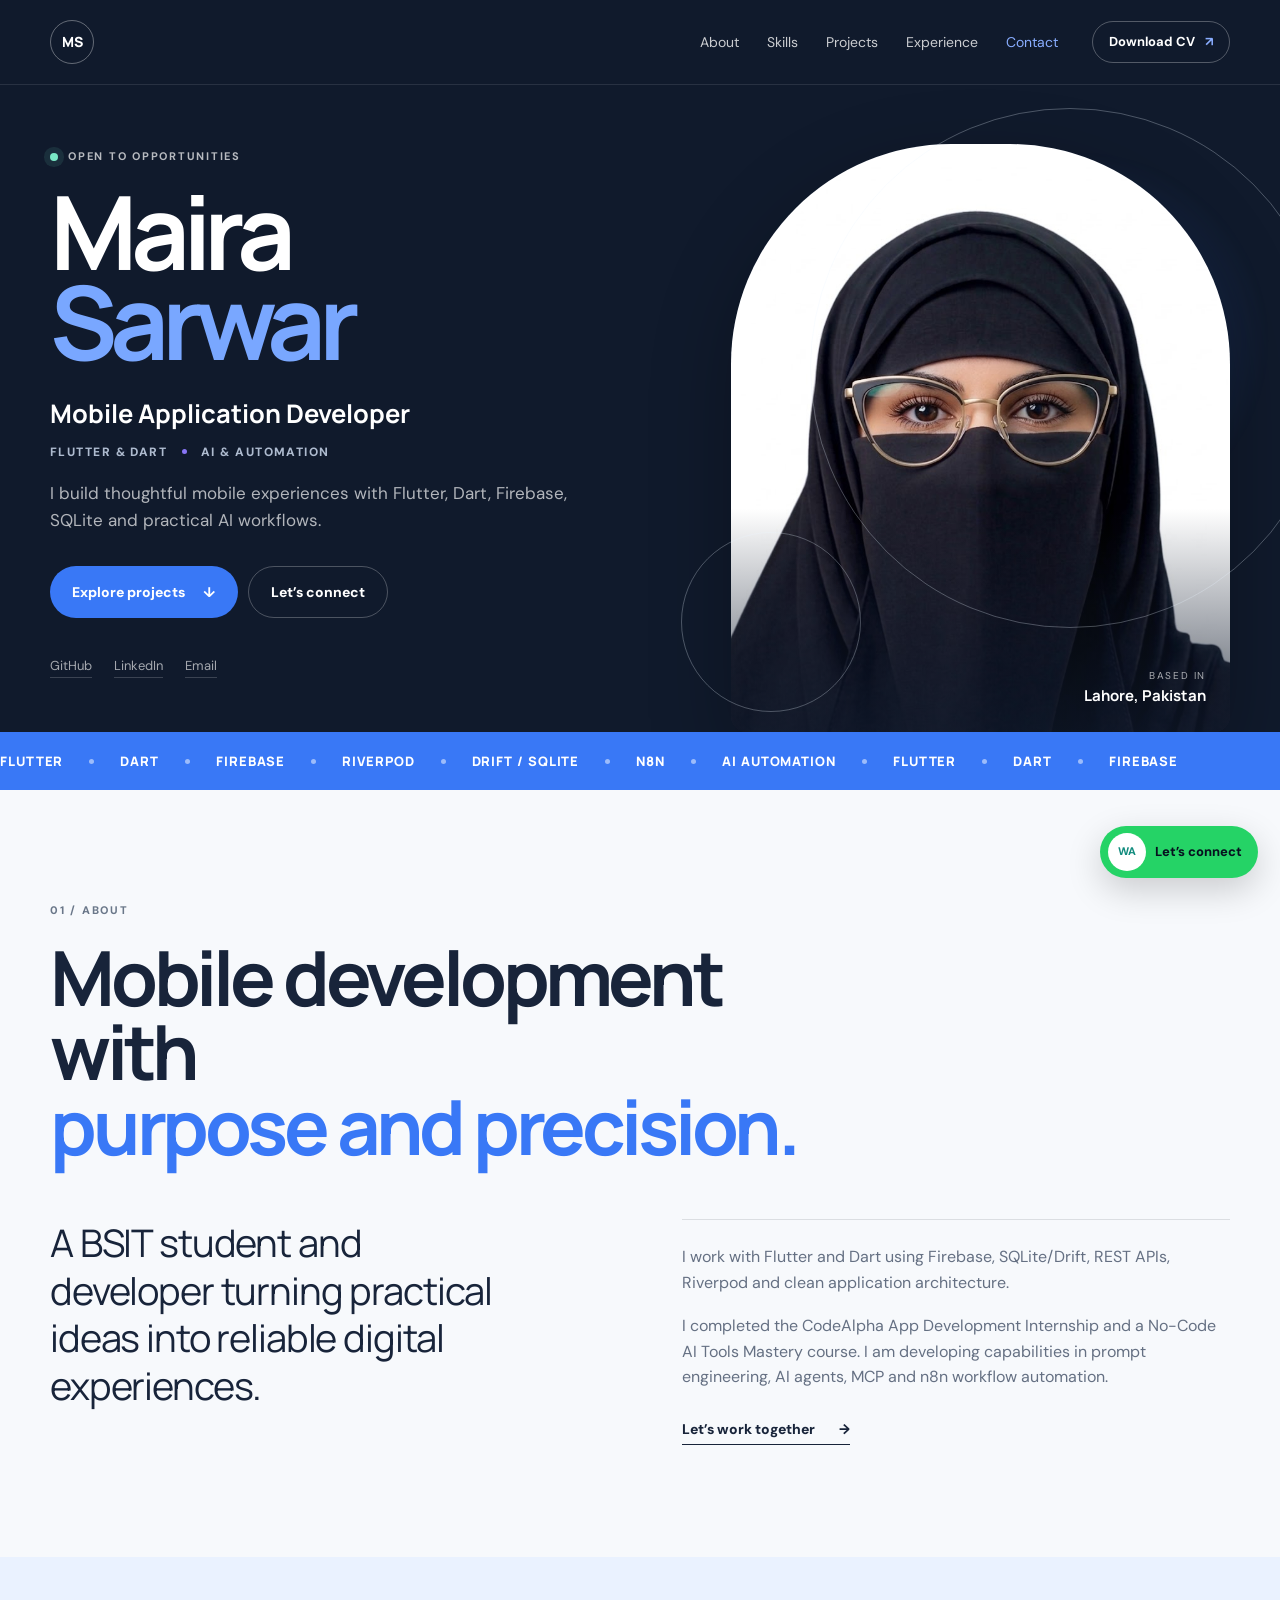
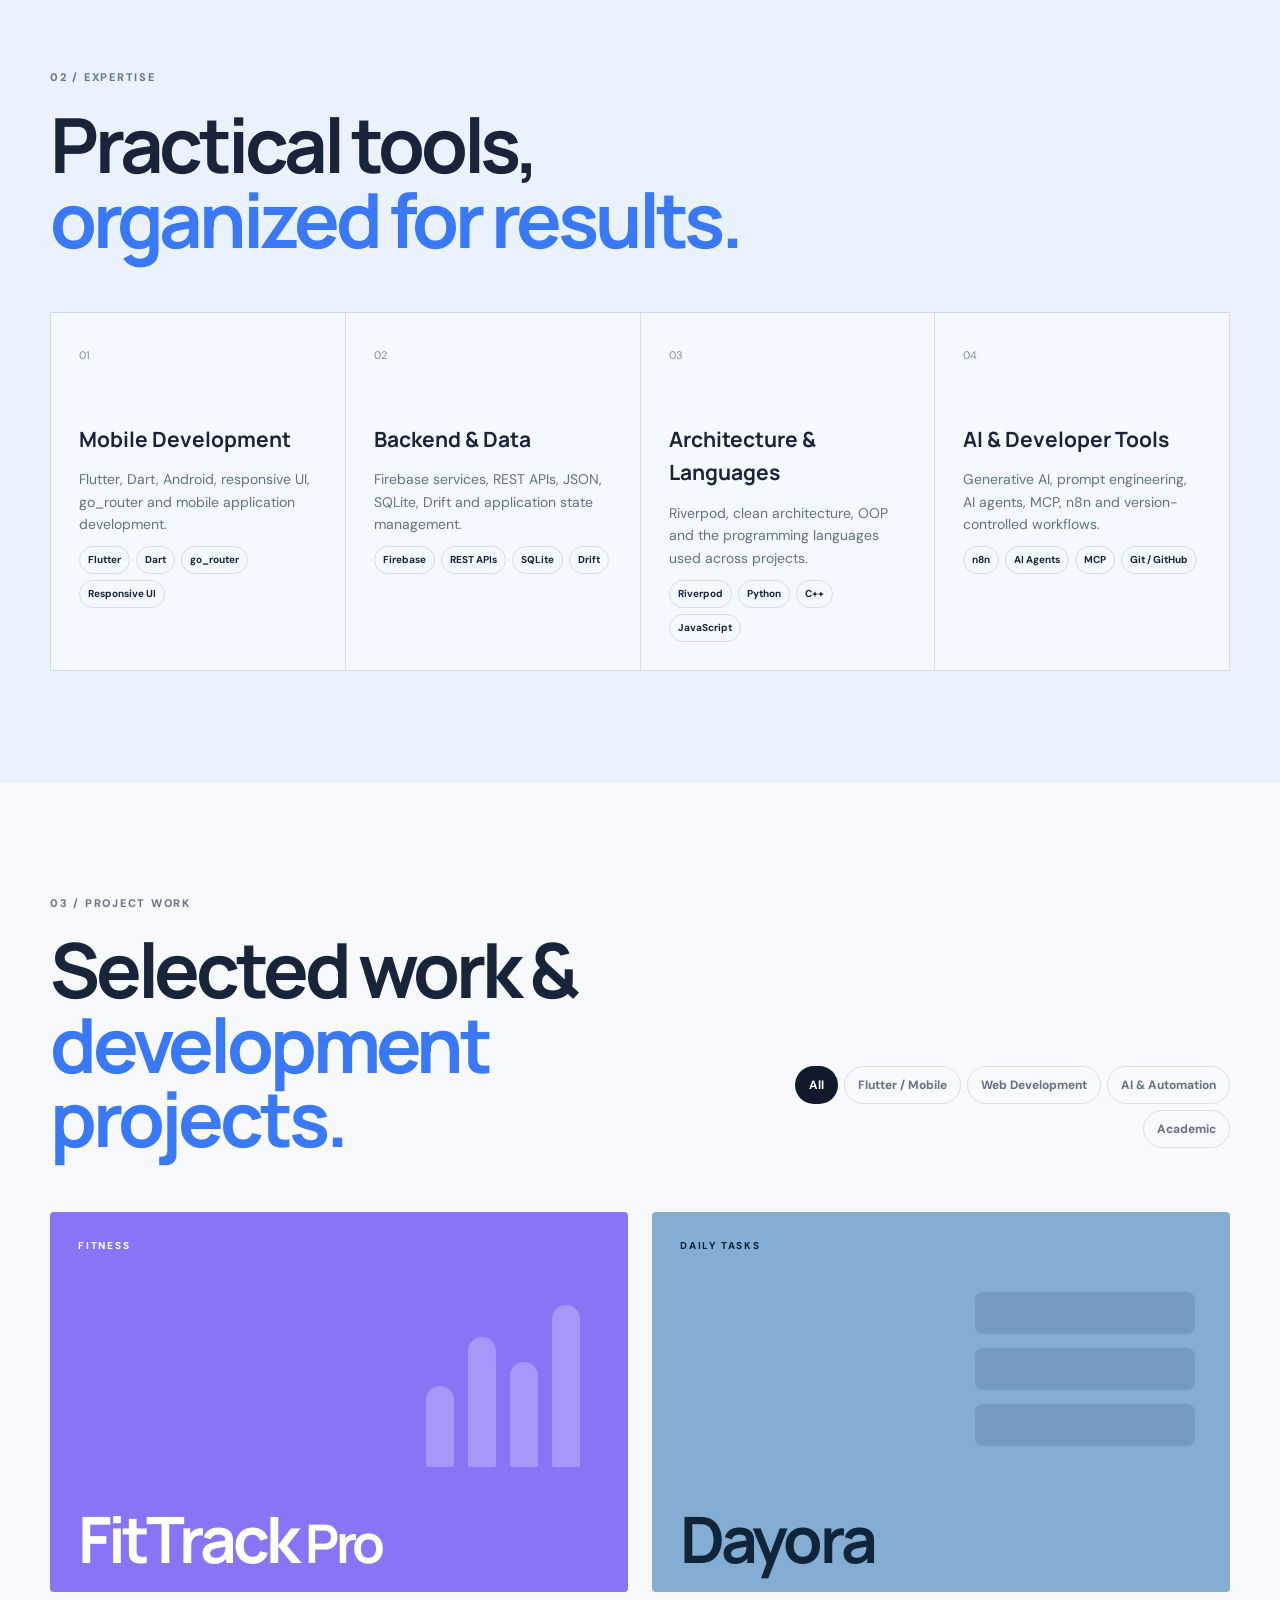
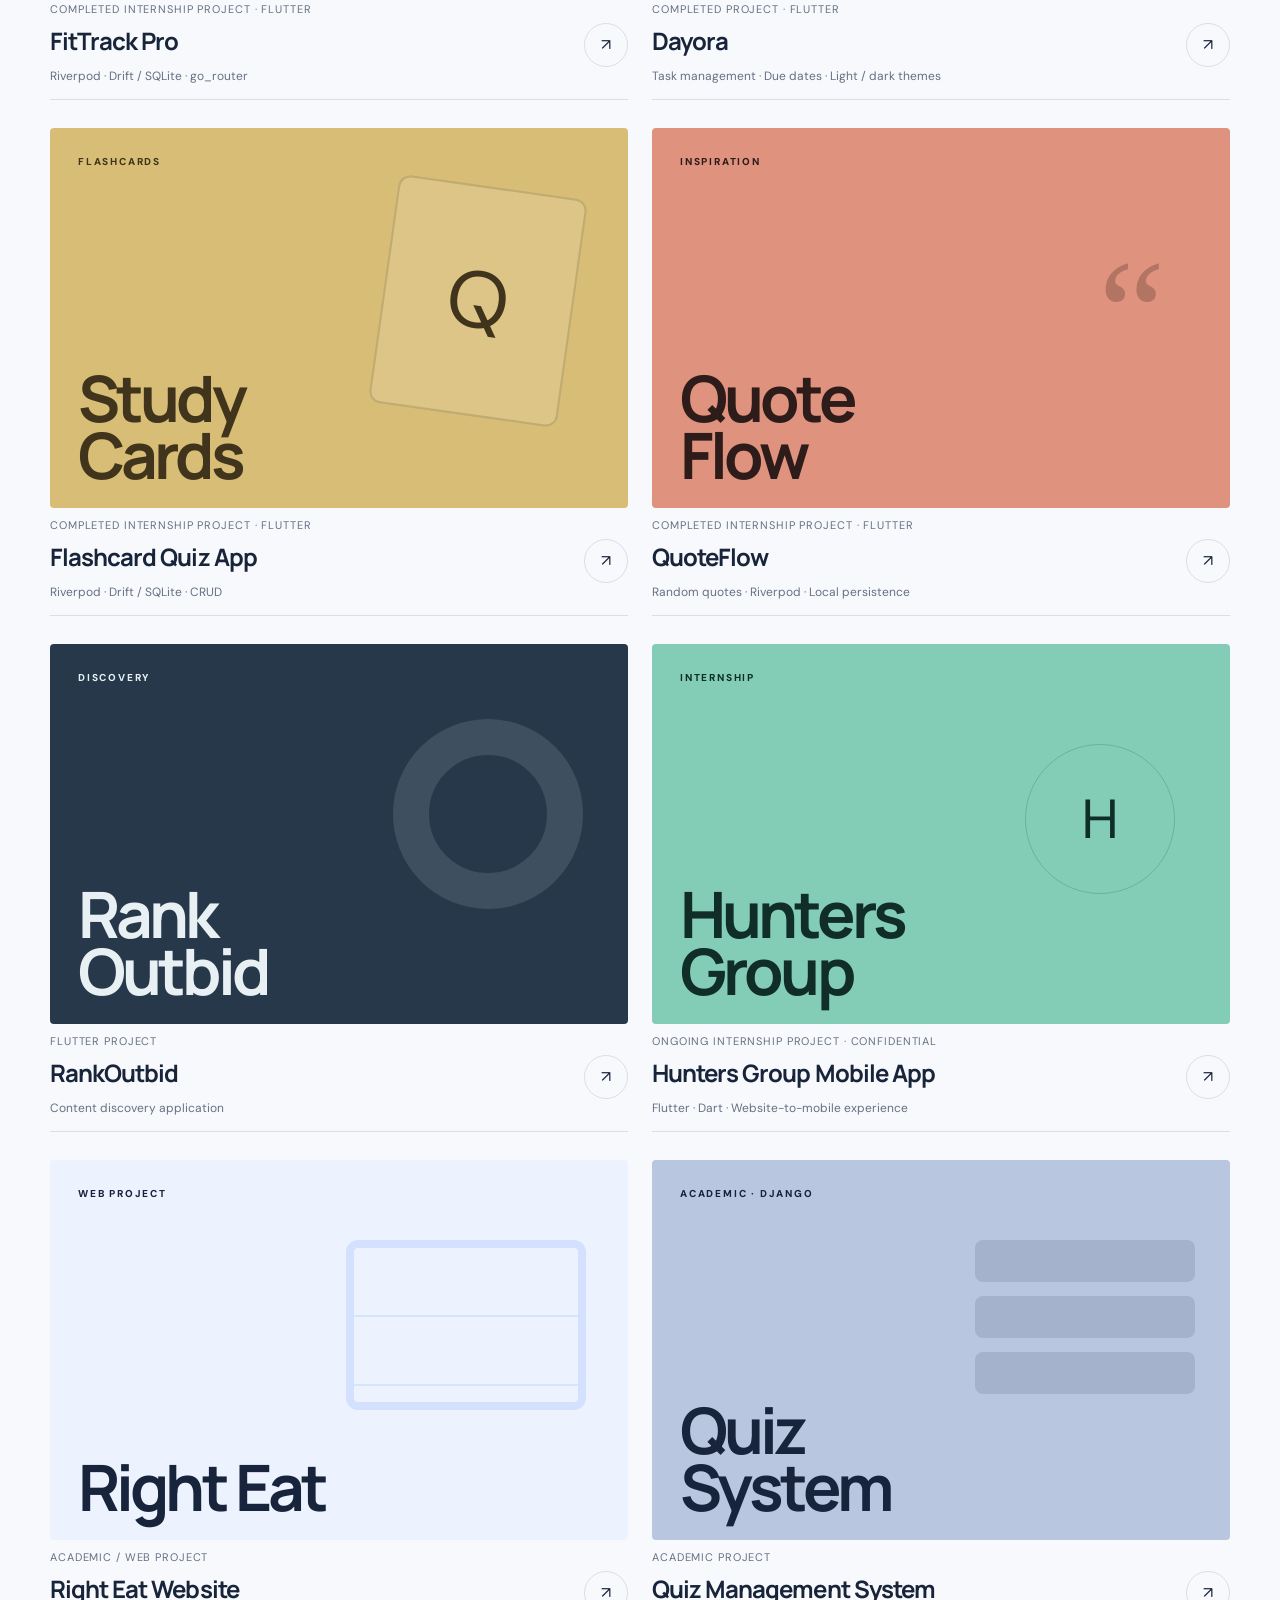
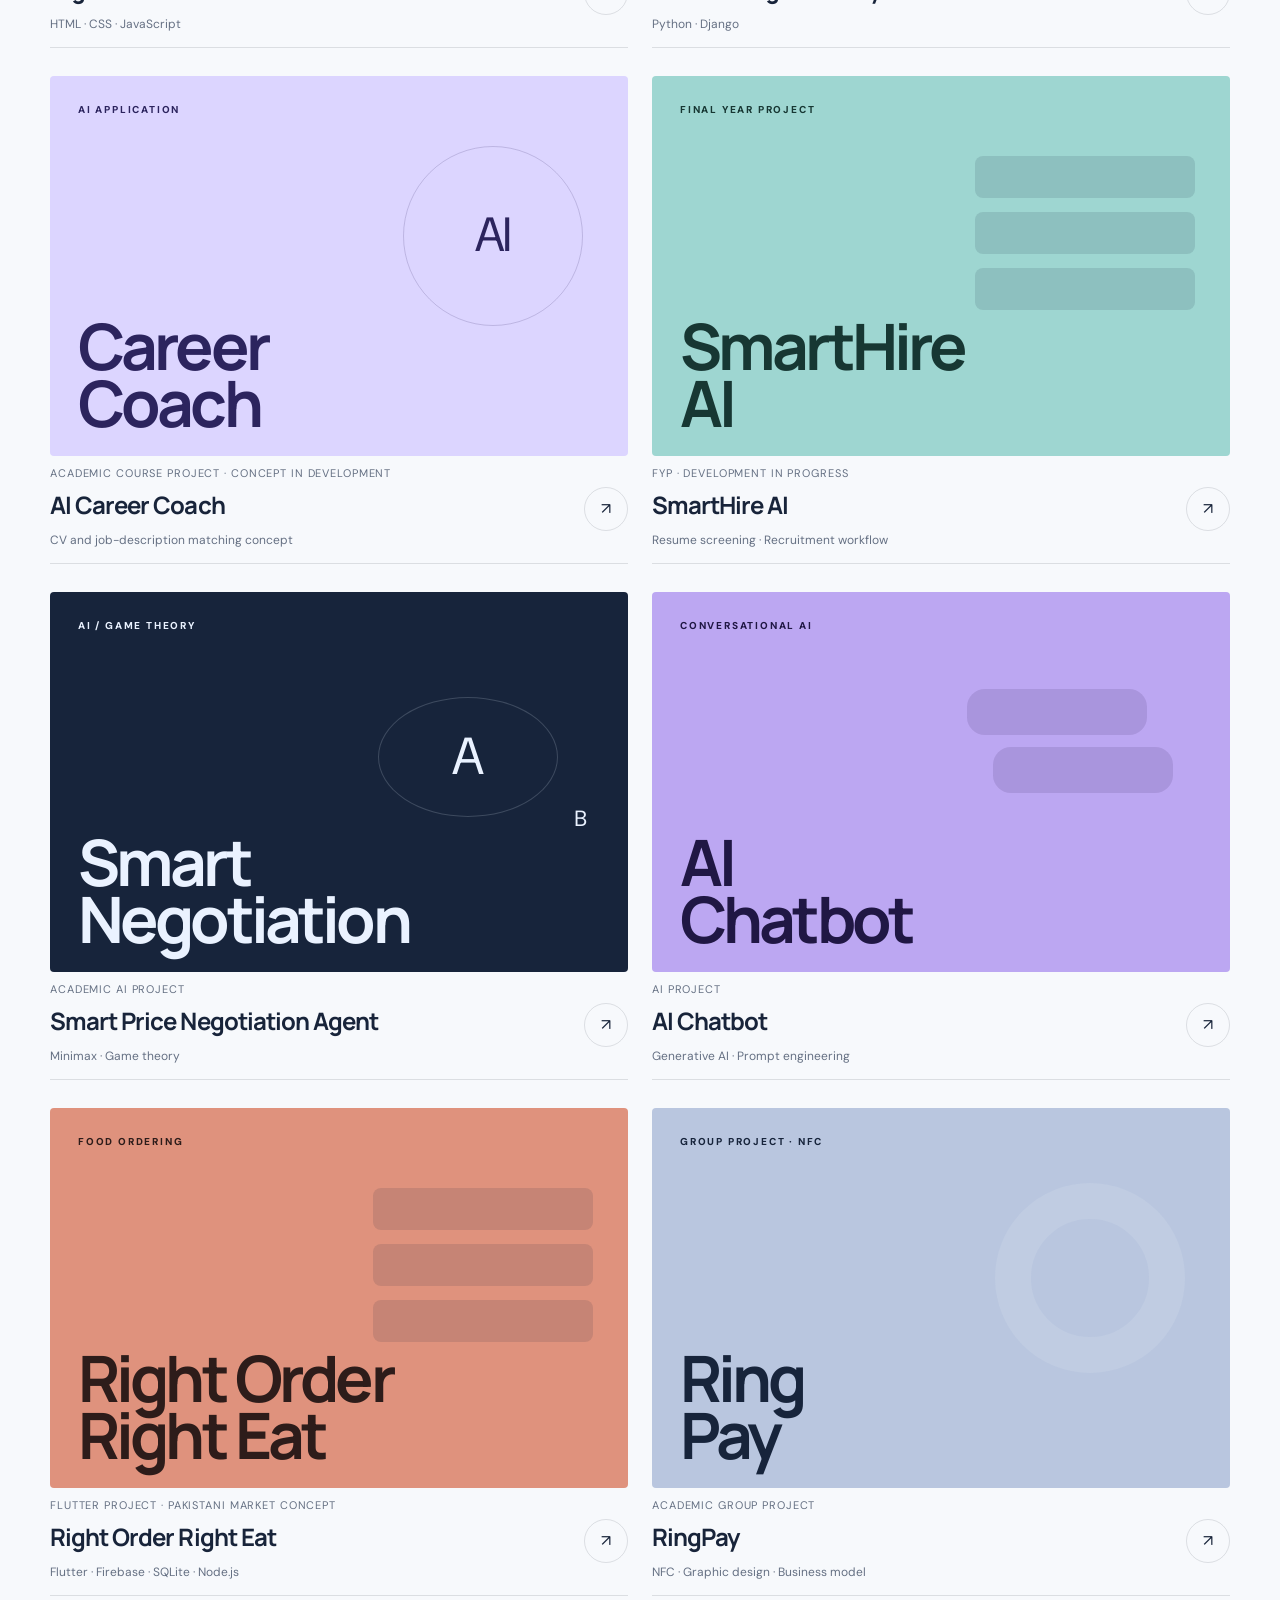
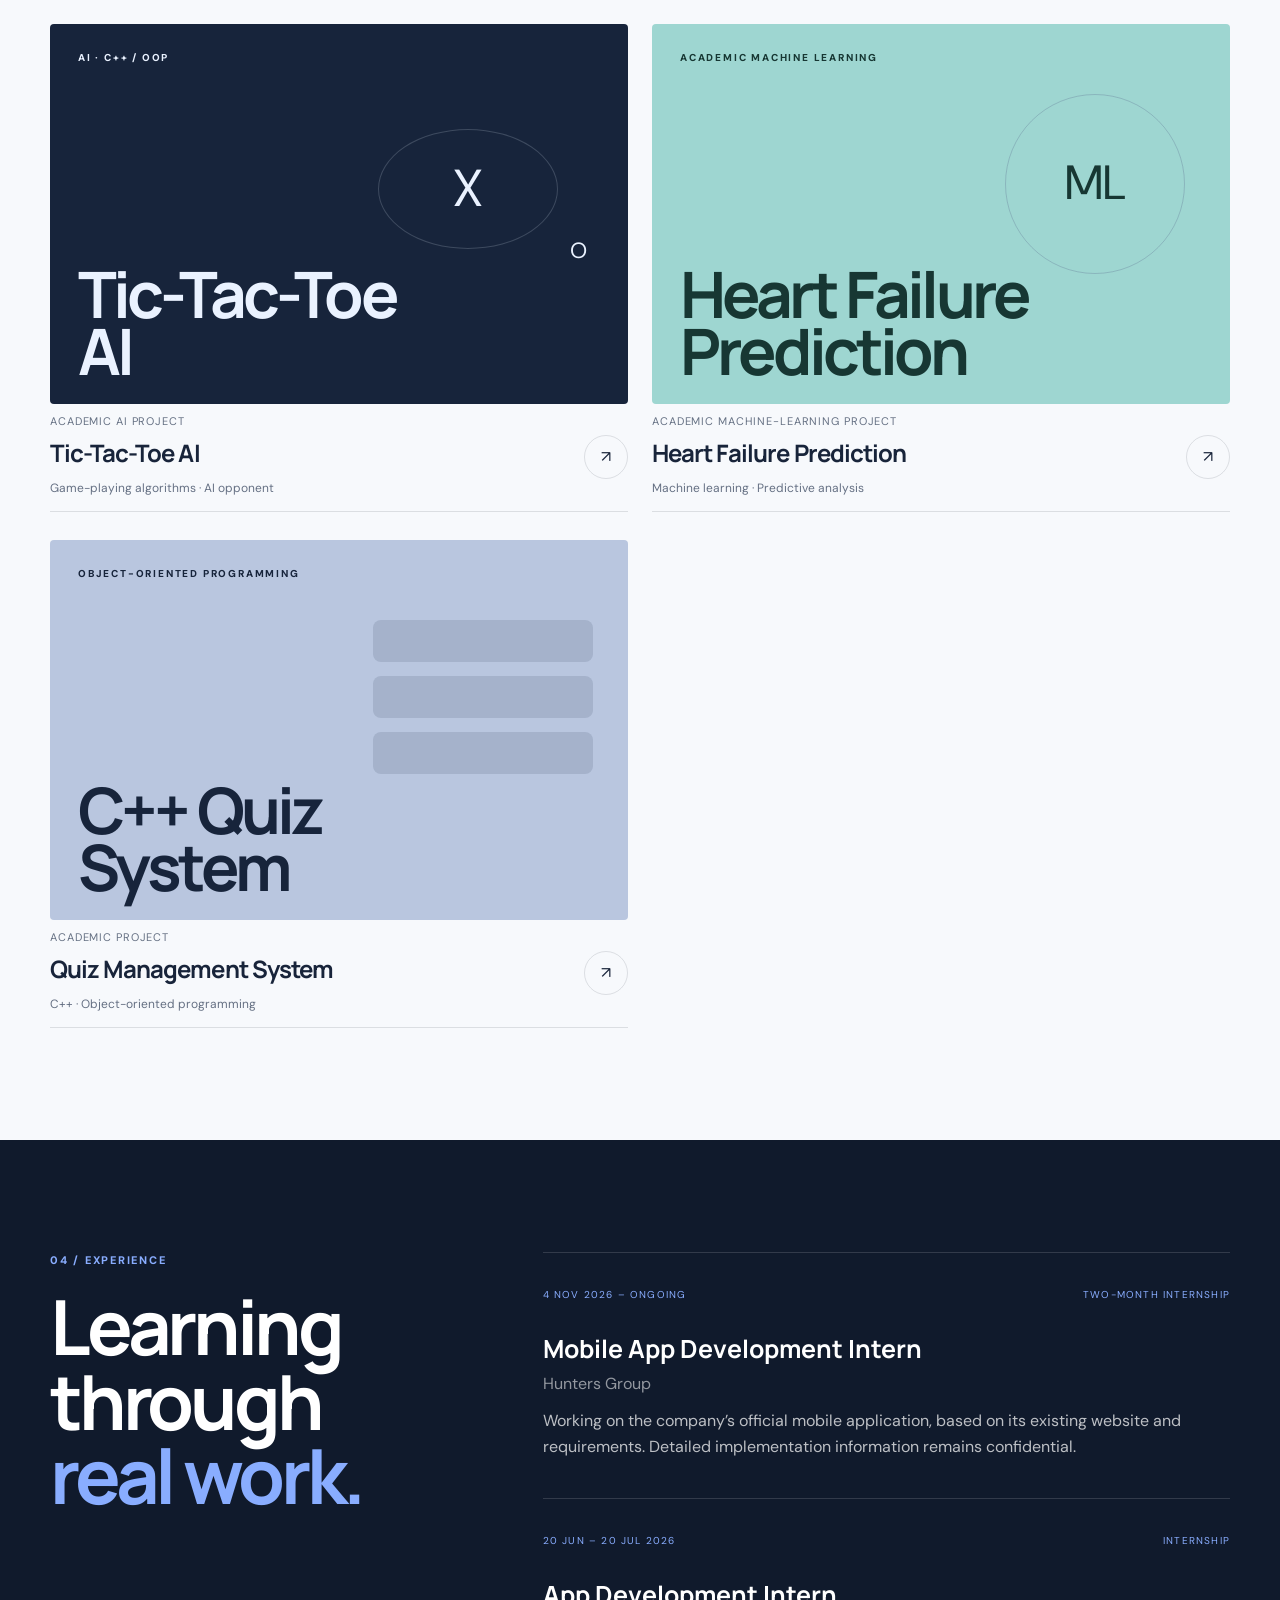
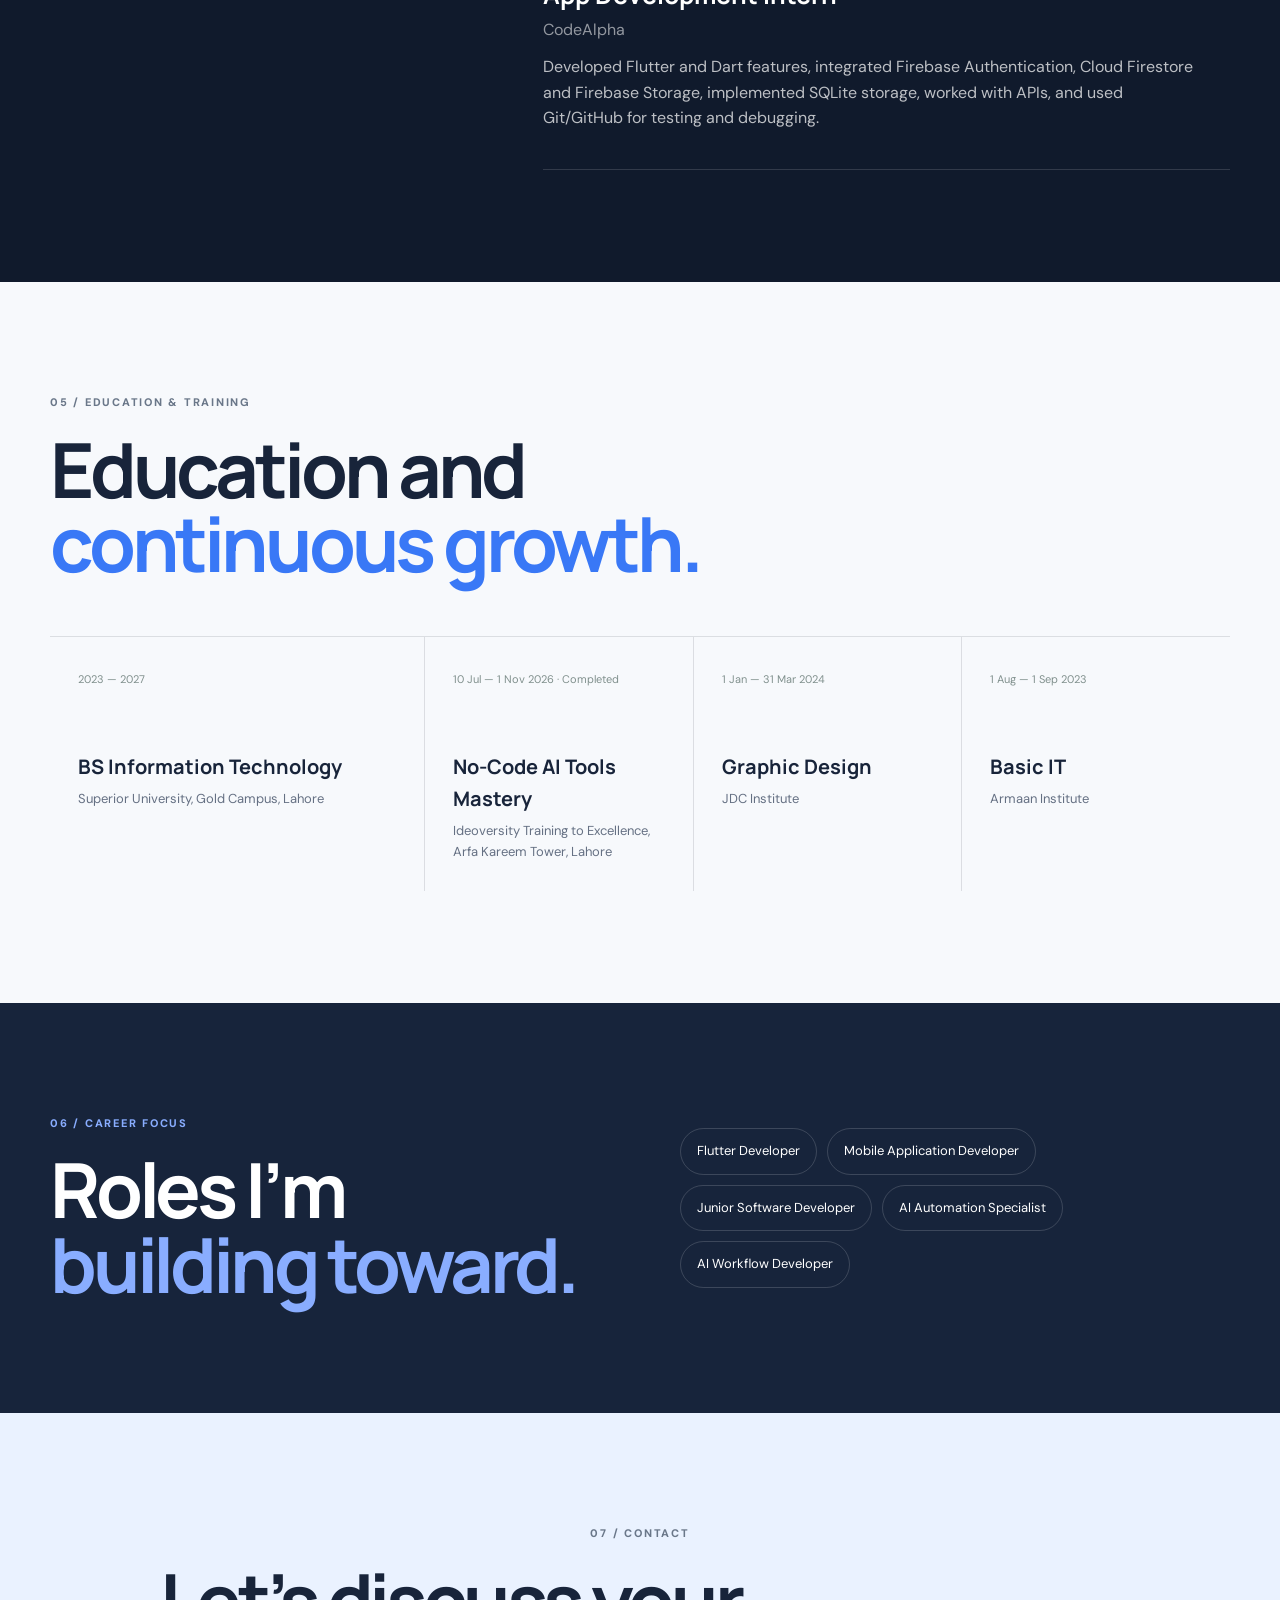
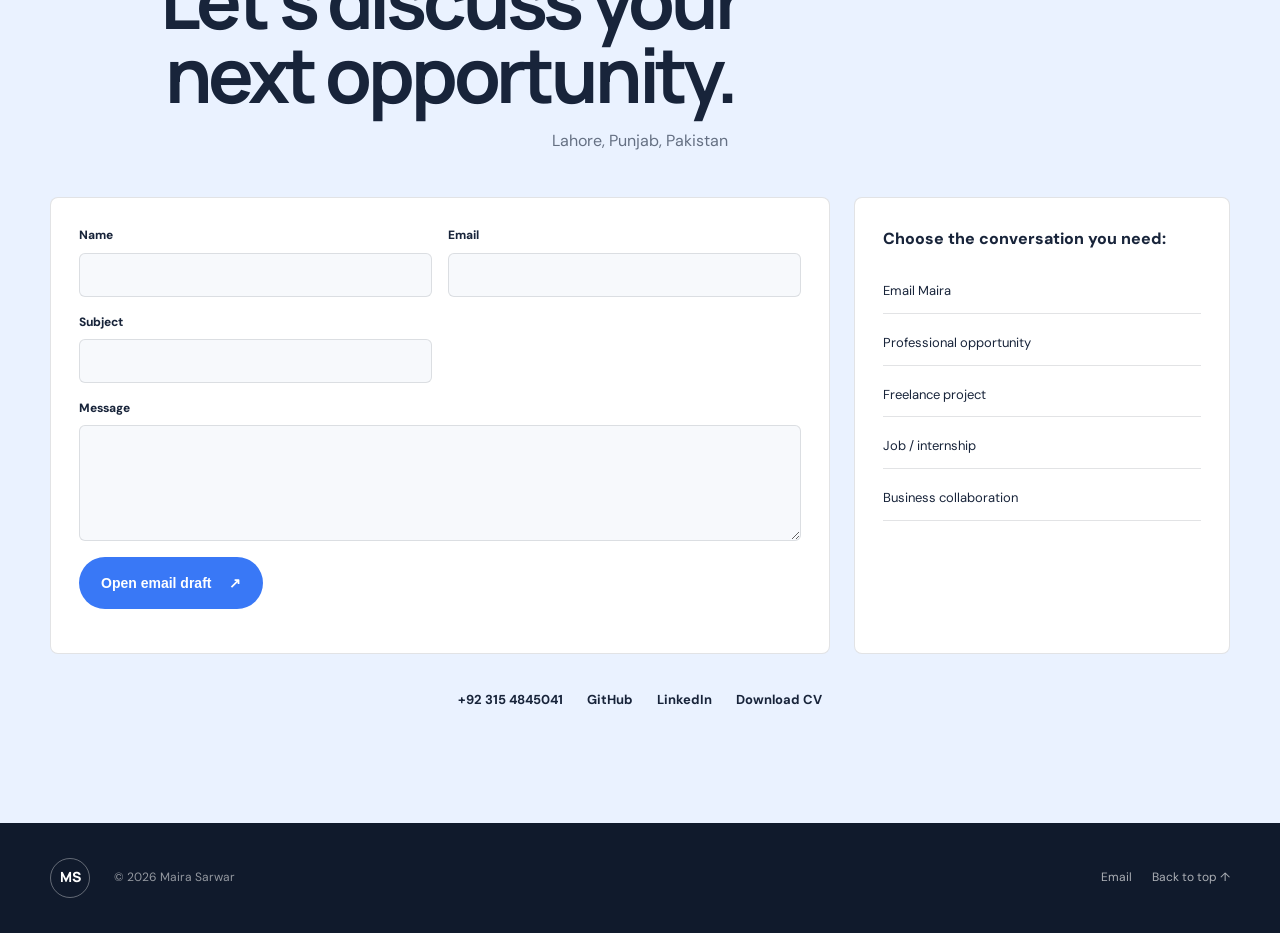
<file: index.html>
<!doctype html>
<html lang="en">
<head>
  <meta charset="utf-8">
  <meta name="viewport" content="width=device-width, initial-scale=1">
  <title>Maira Sarwar | Flutter Developer & AI Automation</title>
  <meta name="description" content="Maira Sarwar is a Mobile Application Developer specializing in Flutter, Dart, Firebase, SQLite, AI, and workflow automation.">
  <meta name="theme-color" content="#101A2C">
  <meta name="robots" content="index, follow">
  <link rel="canonical" href="https://mairasarwar132.github.io/">
  <meta property="og:title" content="Maira Sarwar | Flutter Developer & AI Automation">
  <meta property="og:description" content="Flutter and mobile applications, practical AI solutions, and professional software work.">
  <meta property="og:type" content="website">
  <meta property="og:url" content="https://mairasarwar132.github.io/">
  <meta property="og:image" content="https://mairasarwar132.github.io/maira-sarwar.jpg">
  <meta name="twitter:card" content="summary_large_image">
  <script type="application/ld+json">
  {"@context":"https://schema.org","@type":"Person","name":"Maira Sarwar","jobTitle":"Mobile Application Developer","url":"https://mairasarwar132.github.io/","image":"https://mairasarwar132.github.io/maira-sarwar.jpg","address":{"@type":"PostalAddress","addressLocality":"Lahore","addressRegion":"Punjab","addressCountry":"PK"},"email":"mailto:mairasarwar132@gmail.com","sameAs":["https://github.com/mairasarwar132","https://linkedin.com/in/maira-sarwar-771231416"]}
  </script>
  <link rel="icon" href="data:image/svg+xml,%3Csvg xmlns='http://www.w3.org/2000/svg' viewBox='0 0 64 64'%3E%3Crect width='64' height='64' rx='16' fill='%23101A2C'/%3E%3Ctext x='32' y='43' text-anchor='middle' font-family='Arial' font-size='30' font-weight='700' fill='%233978F6'%3EMS%3C/text%3E%3C/svg%3E">
  <link rel="preconnect" href="https://fonts.googleapis.com">
  <link rel="preconnect" href="https://fonts.gstatic.com" crossorigin>
  <link href="https://fonts.googleapis.com/css2?family=DM+Sans:wght@400;500;600;700&family=Manrope:wght@600;700;800&display=swap" rel="stylesheet">
  <link rel="stylesheet" href="style.css">
</head>
<body>
  <a class="skip-link" href="#main">Skip to main content</a>
  <header class="site-header" id="top">
    <nav class="nav container" aria-label="Primary navigation">
      <a class="brand" href="#home" aria-label="Maira Sarwar, home"><span>MS</span></a>
      <button class="nav-toggle" type="button" aria-expanded="false" aria-controls="nav-menu" aria-label="Open menu"><span></span><span></span></button>
      <div class="nav-menu" id="nav-menu">
        <a href="#about">About</a><a href="#skills">Skills</a><a href="#projects">Projects</a><a href="#experience">Experience</a><a href="#contact">Contact</a>
      </div>
      <a class="nav-resume" href="Maira-Sarwar-Resume.pdf" download="Maira-Sarwar-Resume.pdf">Download CV <span aria-hidden="true">↗</span></a>
    </nav>
  </header>

  <main id="main">
    <section class="hero" id="home">
      <div class="hero-grid container">
        <div class="hero-copy reveal">
          <p class="eyebrow"><span class="status-dot"></span> Open to opportunities</p>
          <h1>Maira <em>Sarwar</em></h1>
          <p class="hero-role">Mobile Application Developer</p>
          <p class="hero-subrole">FLUTTER &amp; DART <span></span> AI &amp; AUTOMATION</p>
          <p class="hero-intro">I build thoughtful mobile experiences with Flutter, Dart, Firebase, SQLite and practical AI workflows.</p>
          <div class="hero-actions">
            <a class="button button-primary" href="#projects">Explore projects <span aria-hidden="true">↓</span></a>
            <a class="button button-whatsapp" href="https://wa.me/923154845041?text=Hello%20Maira%2C%20I%20visited%20your%20portfolio%20and%20would%20like%20to%20discuss%20a%20professional%20opportunity.%20Could%20we%20connect%3F" target="_blank" rel="noopener noreferrer">Let’s connect</a>
          </div>
          <div class="hero-social" aria-label="Professional profiles">
            <a href="https://github.com/mairasarwar132" target="_blank" rel="noopener noreferrer">GitHub</a>
            <a href="https://linkedin.com/in/maira-sarwar-771231416" target="_blank" rel="noopener noreferrer">LinkedIn</a>
            <a href="mailto:mairasarwar132@gmail.com">Email</a>
          </div>
        </div>
        <div class="hero-portrait reveal" aria-label="Professional portrait of Maira Sarwar">
          <div class="portrait-halo"></div>
          <div class="portrait-orbit orbit-a"></div><div class="portrait-orbit orbit-b"></div>
          <div class="portrait-frame"><img src="maira-sarwar.jpg" alt="Maira Sarwar" width="640" height="800"></div>
          <div class="portrait-label"><span>Based in</span><strong>Lahore, Pakistan</strong></div>
        </div>
      </div>
    </section>

    <div class="ticker" aria-label="Core skills">
      <div class="ticker-track"><span>Flutter</span><i></i><span>Dart</span><i></i><span>Firebase</span><i></i><span>Riverpod</span><i></i><span>Drift / SQLite</span><i></i><span>n8n</span><i></i><span>AI Automation</span><i></i><span aria-hidden="true">Flutter</span><i aria-hidden="true"></i><span aria-hidden="true">Dart</span><i aria-hidden="true"></i><span aria-hidden="true">Firebase</span></div>
    </div>

    <section class="section" id="about">
      <div class="container">
        <div class="section-heading reveal"><p class="section-label">01 / About</p><h2>Mobile development with<br><em>purpose and precision.</em></h2></div>
        <div class="about-grid">
          <p class="about-lead reveal">A BSIT student and developer turning practical ideas into reliable digital experiences.</p>
          <div class="about-copy reveal">
            <p>I work with Flutter and Dart using Firebase, SQLite/Drift, REST APIs, Riverpod and clean application architecture.</p>
            <p>I completed the CodeAlpha App Development Internship and a No-Code AI Tools Mastery course. I am developing capabilities in prompt engineering, AI agents, MCP and n8n workflow automation.</p>
            <a class="text-link" href="https://wa.me/923154845041?text=Hello%20Maira%2C%20I%20would%20like%20to%20discuss%20a%20professional%20opportunity." target="_blank" rel="noopener noreferrer">Let’s work together <span>→</span></a>
          </div>
        </div>
      </div>
    </section>

    <section class="section section-tint" id="skills">
      <div class="container">
        <div class="section-heading reveal"><p class="section-label">02 / Expertise</p><h2>Practical tools,<br><em>organized for results.</em></h2></div>
        <div class="skills-grid">
          <article class="skill-card reveal"><span>01</span><h3>Mobile Development</h3><p>Flutter, Dart, Android, responsive UI, go_router and mobile application development.</p><div class="skill-tags"><b>Flutter</b><b>Dart</b><b>go_router</b><b>Responsive UI</b></div></article>
          <article class="skill-card reveal"><span>02</span><h3>Backend &amp; Data</h3><p>Firebase services, REST APIs, JSON, SQLite, Drift and application state management.</p><div class="skill-tags"><b>Firebase</b><b>REST APIs</b><b>SQLite</b><b>Drift</b></div></article>
          <article class="skill-card reveal"><span>03</span><h3>Architecture &amp; Languages</h3><p>Riverpod, clean architecture, OOP and the programming languages used across projects.</p><div class="skill-tags"><b>Riverpod</b><b>Python</b><b>C++</b><b>JavaScript</b></div></article>
          <article class="skill-card reveal"><span>04</span><h3>AI &amp; Developer Tools</h3><p>Generative AI, prompt engineering, AI agents, MCP, n8n and version-controlled workflows.</p><div class="skill-tags"><b>n8n</b><b>AI Agents</b><b>MCP</b><b>Git / GitHub</b></div></article>
        </div>
      </div>
    </section>

    <section class="section" id="projects">
      <div class="container">
        <div class="section-heading project-heading reveal">
          <div><p class="section-label">03 / Project work</p><h2>Selected work &amp;<br><em>development projects.</em></h2></div>
          <div class="filters" role="group" aria-label="Filter projects">
            <button class="filter-button is-active" type="button" data-filter="all" aria-pressed="true">All</button>
            <button class="filter-button" type="button" data-filter="flutter" aria-pressed="false">Flutter / Mobile</button>
            <button class="filter-button" type="button" data-filter="web" aria-pressed="false">Web Development</button>
            <button class="filter-button" type="button" data-filter="ai" aria-pressed="false">AI &amp; Automation</button>
            <button class="filter-button" type="button" data-filter="academic" aria-pressed="false">Academic</button>
          </div>
        </div>
        <p class="sr-only" id="project-filter-status" role="status" aria-live="polite"></p>
        <div class="project-grid">
          <article class="project-card reveal" data-categories="flutter"><div class="project-visual visual-violet"><span>FITNESS</span><strong>FitTrack <small>Pro</small></strong><div class="signal-bars"><i></i><i></i><i></i><i></i></div></div><div class="project-info"><div><p>Completed internship project · Flutter</p><h3>FitTrack Pro</h3><p class="project-meta">Riverpod · Drift / SQLite · go_router</p></div><a class="project-arrow" href="https://github.com/mairasarwar132/CodeAlpha_FitnessTracker" target="_blank" rel="noopener noreferrer" aria-label="Open FitTrack Pro GitHub repository">↗</a></div></article>
          <article class="project-card reveal" data-categories="flutter"><div class="project-visual visual-blue"><span>DAILY TASKS</span><strong>Dayora</strong><div class="task-preview"><i></i><i></i><i></i></div></div><div class="project-info"><div><p>Completed project · Flutter</p><h3>Dayora</h3><p class="project-meta">Task management · Due dates · Light / dark themes</p></div><a class="project-arrow" href="https://github.com/mairasarwar132/dayora" target="_blank" rel="noopener noreferrer" aria-label="Open Dayora GitHub repository">↗</a></div></article>
          <article class="project-card reveal" data-categories="flutter"><div class="project-visual visual-gold"><span>FLASHCARDS</span><strong>Study<br>Cards</strong><div class="flash-card">Q</div></div><div class="project-info"><div><p>Completed internship project · Flutter</p><h3>Flashcard Quiz App</h3><p class="project-meta">Riverpod · Drift / SQLite · CRUD</p></div><a class="project-arrow" href="https://github.com/mairasarwar132/CodeAlpha_FlashcardQuizApp" target="_blank" rel="noopener noreferrer" aria-label="Open Flashcard Quiz App GitHub repository">↗</a></div></article>
          <article class="project-card reveal" data-categories="flutter"><div class="project-visual visual-coral"><span>INSPIRATION</span><strong>Quote<br>Flow</strong><div class="quote-mark">“</div></div><div class="project-info"><div><p>Completed internship project · Flutter</p><h3>QuoteFlow</h3><p class="project-meta">Random quotes · Riverpod · Local persistence</p></div><a class="project-arrow" href="https://github.com/mairasarwar132/CodeAlpha_RandomQuoteGenerator" target="_blank" rel="noopener noreferrer" aria-label="Open QuoteFlow GitHub repository">↗</a></div></article>
          <article class="project-card reveal" data-categories="flutter"><div class="project-visual visual-slate"><span>DISCOVERY</span><strong>Rank<br>Outbid</strong><div class="rank-ring"></div></div><div class="project-info"><div><p>Flutter project</p><h3>RankOutbid</h3><p class="project-meta">Content discovery application</p></div><a class="project-arrow" href="https://github.com/mairasarwar132/rankoutbid" target="_blank" rel="noopener noreferrer" aria-label="Open RankOutbid GitHub repository">↗</a></div></article>
          <article class="project-card reveal" data-categories="flutter"><div class="project-visual visual-mint"><span>INTERNSHIP</span><strong>Hunters<br>Group</strong><div class="hg-mark">H</div></div><div class="project-info"><div><p>Ongoing internship project · Confidential</p><h3>Hunters Group Mobile App</h3><p class="project-meta">Flutter · Dart · Website-to-mobile experience</p></div><a class="project-arrow" href="https://github.com/mairasarwar132/hunters_app" target="_blank" rel="noopener noreferrer" aria-label="Open public Hunters app repository">↗</a></div></article>
          <article class="project-card reveal" data-categories="academic web"><div class="project-visual visual-web"><span>WEB PROJECT</span><strong>Right Eat</strong><div class="browser-frame"><i></i><i></i></div></div><div class="project-info"><div><p>Academic / web project</p><h3>Right Eat Website</h3><p class="project-meta">HTML · CSS · JavaScript</p></div><a class="project-arrow project-inquire" href="https://wa.me/923154845041?text=Hello%20Maira%2C%20I%20would%20like%20to%20discuss%20the%20Right%20Eat%20project." target="_blank" rel="noopener noreferrer" aria-label="Discuss Right Eat project on WhatsApp">↗</a></div></article>
          <article class="project-card reveal" data-categories="academic"><div class="project-visual visual-academic"><span>ACADEMIC · DJANGO</span><strong>Quiz<br>System</strong><div class="code-window"><i></i><i></i><i></i></div></div><div class="project-info"><div><p>Academic project</p><h3>Quiz Management System</h3><p class="project-meta">Python · Django</p></div><a class="project-arrow project-inquire" href="https://wa.me/923154845041?text=Hello%20Maira%2C%20I%20would%20like%20to%20discuss%20your%20Django%20Quiz%20Management%20System." target="_blank" rel="noopener noreferrer" aria-label="Discuss Django quiz project on WhatsApp">↗</a></div></article>
          <article class="project-card reveal" data-categories="academic ai"><div class="project-visual visual-ai"><span>AI APPLICATION</span><strong>Career<br>Coach</strong><div class="ai-orb">AI</div></div><div class="project-info"><div><p>Academic course project · Concept in development</p><h3>AI Career Coach</h3><p class="project-meta">CV and job-description matching concept</p></div><a class="project-arrow project-inquire" href="https://wa.me/923154845041?text=Hello%20Maira%2C%20I%20would%20like%20to%20discuss%20your%20AI%20Career%20Coach%20project." target="_blank" rel="noopener noreferrer" aria-label="Discuss AI Career Coach on WhatsApp">↗</a></div></article>
          <article class="project-card reveal" data-categories="academic ai"><div class="project-visual visual-fyp"><span>FINAL YEAR PROJECT</span><strong>SmartHire<br>AI</strong><div class="screen-lines"><i></i><i></i><i></i></div></div><div class="project-info"><div><p>FYP · Development in progress</p><h3>SmartHire AI</h3><p class="project-meta">Resume screening · Recruitment workflow</p></div><a class="project-arrow project-inquire" href="https://wa.me/923154845041?text=Hello%20Maira%2C%20I%20would%20like%20to%20discuss%20your%20SmartHire%20AI%20final-year%20project." target="_blank" rel="noopener noreferrer" aria-label="Discuss SmartHire AI on WhatsApp">↗</a></div></article>
          <article class="project-card reveal" data-categories="academic ai"><div class="project-visual visual-navy"><span>AI / GAME THEORY</span><strong>Smart<br>Negotiation</strong><div class="decision-node">A<span>B</span></div></div><div class="project-info"><div><p>Academic AI project</p><h3>Smart Price Negotiation Agent</h3><p class="project-meta">Minimax · Game theory</p></div><a class="project-arrow project-inquire" href="https://wa.me/923154845041?text=Hello%20Maira%2C%20I%20would%20like%20to%20discuss%20the%20Smart%20Price%20Negotiation%20Agent." target="_blank" rel="noopener noreferrer" aria-label="Discuss negotiation AI on WhatsApp">↗</a></div></article>
          <article class="project-card reveal" data-categories="academic ai"><div class="project-visual visual-purple"><span>CONVERSATIONAL AI</span><strong>AI<br>Chatbot</strong><div class="chat-bubbles"><i></i><i></i></div></div><div class="project-info"><div><p>AI project</p><h3>AI Chatbot</h3><p class="project-meta">Generative AI · Prompt engineering</p></div><a class="project-arrow project-inquire" href="https://wa.me/923154845041?text=Hello%20Maira%2C%20I%20would%20like%20to%20discuss%20your%20AI%20Chatbot%20project." target="_blank" rel="noopener noreferrer" aria-label="Discuss AI chatbot on WhatsApp">↗</a></div></article>
          <article class="project-card reveal" data-categories="flutter"><div class="project-visual visual-coral"><span>FOOD ORDERING</span><strong>Right Order<br>Right Eat</strong><div class="task-preview"><i></i><i></i><i></i></div></div><div class="project-info"><div><p>Flutter project · Pakistani market concept</p><h3>Right Order Right Eat</h3><p class="project-meta">Flutter · Firebase · SQLite · Node.js</p></div><a class="project-arrow project-inquire" href="https://wa.me/923154845041?text=Hello%20Maira%2C%20I%20would%20like%20to%20discuss%20the%20Right%20Order%20Right%20Eat%20project." target="_blank" rel="noopener noreferrer" aria-label="Discuss Right Order Right Eat on WhatsApp">↗</a></div></article>
          <article class="project-card reveal" data-categories="academic"><div class="project-visual visual-academic"><span>GROUP PROJECT · NFC</span><strong>Ring<br>Pay</strong><div class="rank-ring"></div></div><div class="project-info"><div><p>Academic group project</p><h3>RingPay</h3><p class="project-meta">NFC · Graphic design · Business model</p></div><a class="project-arrow project-inquire" href="https://wa.me/923154845041?text=Hello%20Maira%2C%20I%20would%20like%20to%20discuss%20the%20RingPay%20group%20project." target="_blank" rel="noopener noreferrer" aria-label="Discuss RingPay on WhatsApp">↗</a></div></article>
          <article class="project-card reveal" data-categories="academic ai"><div class="project-visual visual-navy"><span>AI · C++ / OOP</span><strong>Tic-Tac-Toe<br>AI</strong><div class="decision-node">X<span>O</span></div></div><div class="project-info"><div><p>Academic AI project</p><h3>Tic-Tac-Toe AI</h3><p class="project-meta">Game-playing algorithms · AI opponent</p></div><a class="project-arrow project-inquire" href="https://wa.me/923154845041?text=Hello%20Maira%2C%20I%20would%20like%20to%20discuss%20your%20Tic-Tac-Toe%20AI%20project." target="_blank" rel="noopener noreferrer" aria-label="Discuss Tic-Tac-Toe AI on WhatsApp">↗</a></div></article>
          <article class="project-card reveal" data-categories="academic ai"><div class="project-visual visual-fyp"><span>ACADEMIC MACHINE LEARNING</span><strong>Heart Failure<br>Prediction</strong><div class="ai-orb">ML</div></div><div class="project-info"><div><p>Academic machine-learning project</p><h3>Heart Failure Prediction</h3><p class="project-meta">Machine learning · Predictive analysis</p></div><a class="project-arrow project-inquire" href="https://wa.me/923154845041?text=Hello%20Maira%2C%20I%20would%20like%20to%20discuss%20your%20Heart%20Failure%20Prediction%20project." target="_blank" rel="noopener noreferrer" aria-label="Discuss Heart Failure Prediction on WhatsApp">↗</a></div></article>
          <article class="project-card reveal" data-categories="academic"><div class="project-visual visual-academic"><span>OBJECT-ORIENTED PROGRAMMING</span><strong>C++ Quiz<br>System</strong><div class="code-window"><i></i><i></i><i></i></div></div><div class="project-info"><div><p>Academic project</p><h3>Quiz Management System</h3><p class="project-meta">C++ · Object-oriented programming</p></div><a class="project-arrow project-inquire" href="https://wa.me/923154845041?text=Hello%20Maira%2C%20I%20would%20like%20to%20discuss%20your%20C%2B%2B%20Quiz%20Management%20System." target="_blank" rel="noopener noreferrer" aria-label="Discuss C++ quiz project on WhatsApp">↗</a></div></article>
        </div>
      </div>
    </section>

    <section class="section section-dark" id="experience">
      <div class="container experience-layout">
        <div class="section-heading reveal"><p class="section-label">04 / Experience</p><h2>Learning through<br><em>real work.</em></h2></div>
        <div class="timeline">
          <article class="timeline-item reveal"><div class="timeline-meta"><span>4 Nov 2026 – Ongoing</span><span>Two-month internship</span></div><h3>Mobile App Development Intern</h3><p class="timeline-place">Hunters Group</p><p>Working on the company’s official mobile application, based on its existing website and requirements. Detailed implementation information remains confidential.</p></article>
          <article class="timeline-item reveal"><div class="timeline-meta"><span>20 Jun – 20 Jul 2026</span><span>Internship</span></div><h3>App Development Intern</h3><p class="timeline-place">CodeAlpha</p><p>Developed Flutter and Dart features, integrated Firebase Authentication, Cloud Firestore and Firebase Storage, implemented SQLite storage, worked with APIs, and used Git/GitHub for testing and debugging.</p></article>
        </div>
      </div>
    </section>

    <section class="section" id="education">
      <div class="container">
        <div class="section-heading reveal"><p class="section-label">05 / Education &amp; training</p><h2>Education and<br><em>continuous growth.</em></h2></div>
        <div class="education-grid">
          <article class="education-card reveal"><span>2023 — 2027</span><h3>BS Information Technology</h3><p>Superior University, Gold Campus, Lahore</p></article>
          <article class="course-card reveal"><span>10 Jul — 1 Nov 2026 · Completed</span><h3>No-Code AI Tools Mastery</h3><p>Ideoversity Training to Excellence, Arfa Kareem Tower, Lahore</p></article>
          <article class="course-card reveal"><span>1 Jan — 31 Mar 2024</span><h3>Graphic Design</h3><p>JDC Institute</p></article>
          <article class="course-card reveal"><span>1 Aug — 1 Sep 2023</span><h3>Basic IT</h3><p>Armaan Institute</p></article>
        </div>
      </div>
    </section>

    <section class="section career-section">
      <div class="container career-grid">
        <div class="reveal"><p class="section-label">06 / Career focus</p><h2>Roles I’m<br><em>building toward.</em></h2></div>
        <div class="career-tags reveal"><span>Flutter Developer</span><span>Mobile Application Developer</span><span>Junior Software Developer</span><span>AI Automation Specialist</span><span>AI Workflow Developer</span></div>
      </div>
    </section>

    <section class="section contact-section" id="contact">
      <div class="container contact-layout">
        <div class="contact-copy reveal"><p class="section-label">07 / Contact</p><h2>Let’s discuss your<br><em>next opportunity.</em></h2><p>Lahore, Punjab, Pakistan</p></div>
        <div class="contact-grid reveal">
          <form class="contact-form" id="contact-form">
            <label>Name<input type="text" name="name" autocomplete="name" required></label>
            <label>Email<input type="email" name="email" autocomplete="email" required></label>
            <label>Subject<input type="text" name="subject" required></label>
            <label>Message<textarea name="message" rows="5" required></textarea></label>
            <button class="button button-primary" type="submit">Open email draft <span>↗</span></button>
            <p class="form-status" id="form-status" role="status" aria-live="polite"></p>
          </form>
          <div class="contact-panel">
            <p>Choose the conversation you need:</p>
            <a href="mailto:mairasarwar132@gmail.com?subject=Professional%20Contact&body=Hello%20Maira%2C%0A%0A">Email Maira</a>
            <a href="https://wa.me/923154845041?text=Hello%20Maira%2C%20I%20visited%20your%20portfolio%20and%20would%20like%20to%20discuss%20a%20professional%20opportunity.%20Could%20we%20connect%3F" target="_blank" rel="noopener noreferrer">Professional opportunity</a>
            <a href="https://wa.me/923154845041?text=Hello%20Maira%2C%20I%20am%20interested%20in%20discussing%20a%20freelance%20project%20with%20you." target="_blank" rel="noopener noreferrer">Freelance project</a>
            <a href="https://wa.me/923154845041?text=Hello%20Maira%2C%20I%20would%20like%20to%20connect%20about%20a%20job%20or%20internship%20opportunity." target="_blank" rel="noopener noreferrer">Job / internship</a>
            <a href="https://wa.me/923154845041?text=Hello%20Maira%2C%20I%20would%20like%20to%20explore%20a%20business%20or%20portfolio%20collaboration." target="_blank" rel="noopener noreferrer">Business collaboration</a>
          </div>
        </div>
        <div class="contact-links"><a href="tel:+923154845041">+92 315 4845041</a><a href="https://github.com/mairasarwar132" target="_blank" rel="noopener noreferrer">GitHub</a><a href="https://linkedin.com/in/maira-sarwar-771231416" target="_blank" rel="noopener noreferrer">LinkedIn</a><a href="Maira-Sarwar-Resume.pdf" download="Maira-Sarwar-Resume.pdf">Download CV</a></div>
      </div>
    </section>
  </main>

  <footer class="site-footer"><div class="container footer-inner"><a class="brand footer-brand" href="#top" aria-label="Back to top"><span>MS</span></a><p>© <span id="year"></span> Maira Sarwar</p><div><a href="mailto:mairasarwar132@gmail.com">Email</a><a href="#top">Back to top ↑</a></div></div></footer>
  <a class="floating-whatsapp" href="https://wa.me/923154845041?text=Hello%20Maira%2C%20I%20visited%20your%20portfolio%20and%20would%20like%20to%20connect." target="_blank" rel="noopener noreferrer" aria-label="Chat with Maira Sarwar on WhatsApp"><span class="wa-icon">WA</span><span class="wa-label">Let’s connect</span></a>
  <script src="script.js"></script>
</body>
</html>
</file>
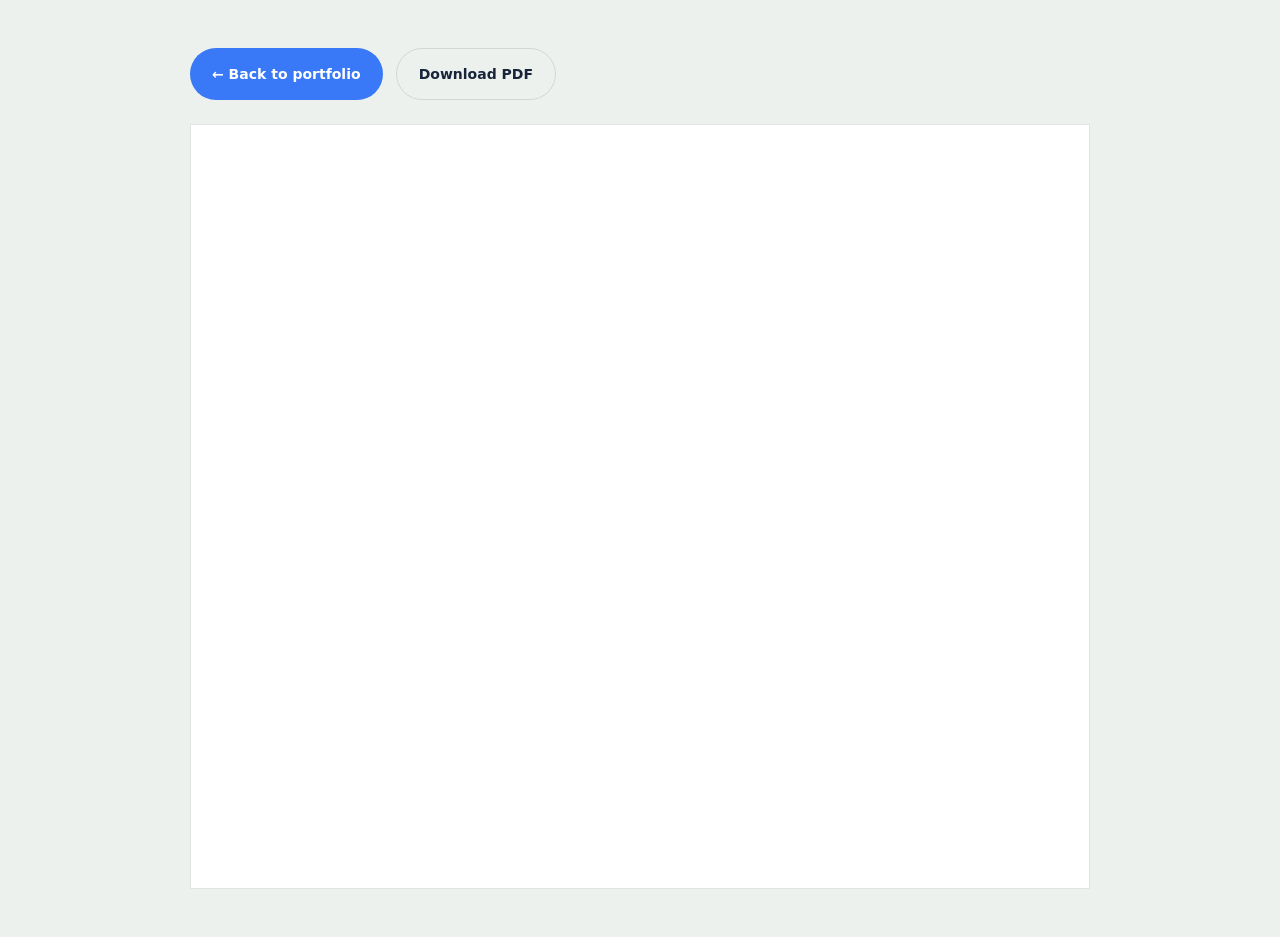
<file: cv.html>
<!doctype html>
<html lang="en">
<head>
  <meta charset="utf-8">
  <meta name="viewport" content="width=device-width, initial-scale=1">
  <title>Maira Sarwar | Resume</title>
  <meta name="robots" content="noindex, follow">
  <link rel="stylesheet" href="style.css">
</head>
<body style="background:#edf1ed;">
  <main class="container" style="max-width:900px;padding:48px 0;">
    <a class="button button-primary" href="index.html">← Back to portfolio</a>
    <a class="button" style="border:1px solid var(--line);margin-left:8px;" href="Maira-Sarwar-Resume.pdf" download="Maira-Sarwar-Resume.pdf">Download PDF</a>
    <iframe src="Maira-Sarwar-Resume.pdf" title="Maira Sarwar resume" style="display:block;width:100%;height:min(85vh,1000px);margin-top:24px;border:1px solid var(--line);background:white;"></iframe>
  </main>
</body>
</html>
</file>
<file: style.css>
:root{--navy:#101A2C;--deep:#17243B;--blue:#3978F6;--ice:#EAF2FF;--white:#FFFFFF;--warm:#F7F9FC;--violet:#8875F5;--text:#18243A;--muted:#657083;--line:rgba(16,26,44,.12);--max:1180px}
*{box-sizing:border-box}html{scroll-behavior:smooth}body{margin:0;background:var(--warm);color:var(--text);font-family:"DM Sans",system-ui,sans-serif;line-height:1.6;overflow-x:hidden}img{max-width:100%;display:block}a{color:inherit}.container{width:min(var(--max),calc(100% - 48px));margin-inline:auto}.sr-only{position:absolute;width:1px;height:1px;padding:0;margin:-1px;overflow:hidden;clip:rect(0,0,0,0);white-space:nowrap;border:0}.skip-link{position:fixed;left:16px;top:-60px;z-index:100;background:var(--blue);color:#fff;padding:10px 16px;font-weight:700}.skip-link:focus{top:16px}
.site-header{position:absolute;inset:0 0 auto;z-index:20;color:#fff;border-bottom:1px solid rgba(255,255,255,.10)}.nav{height:84px;display:flex;align-items:center;gap:34px}.brand{width:44px;height:44px;display:grid;place-items:center;border:1px solid rgba(255,255,255,.35);text-decoration:none;font-family:"Manrope",sans-serif;font-weight:800;border-radius:50%}.brand span{font-size:14px}.nav-menu{display:flex;gap:28px;margin-left:auto}.nav-menu a{text-decoration:none;font-size:14px;color:rgba(255,255,255,.78)}.nav-menu a:hover,.nav-menu a.is-active{color:#89adff}.nav-resume{border:1px solid rgba(255,255,255,.28);border-radius:999px;padding:10px 16px;text-decoration:none;font-size:13px;font-weight:700}.nav-resume span{margin-left:7px;color:#89adff}.nav-toggle{display:none}
.hero{position:relative;min-height:720px;background:var(--navy);color:#fff;overflow:hidden}.hero-grid{min-height:720px;display:grid;grid-template-columns:1.12fr .88fr;align-items:center;padding-top:84px}.hero-copy{position:relative;z-index:3;padding:64px 0 54px}.eyebrow{display:flex;align-items:center;gap:10px;margin:0 0 20px;color:rgba(255,255,255,.7);text-transform:uppercase;letter-spacing:.16em;font-size:11px;font-weight:700}.status-dot{width:8px;height:8px;border-radius:50%;background:#79e7c5;box-shadow:0 0 0 6px rgba(121,231,197,.10)}.hero h1{margin:0;font-family:"Manrope",sans-serif;font-size:clamp(68px,8vw,112px);line-height:.88;letter-spacing:-.07em}.hero h1 em{display:block;color:#79a7ff;font-style:normal}.hero-role{margin:28px 0 8px;font-family:"Manrope",sans-serif;font-size:clamp(20px,2vw,28px);font-weight:700}.hero-subrole{margin:0;color:#aebbcf;font-size:12px;font-weight:800;letter-spacing:.12em}.hero-subrole span{display:inline-block;width:5px;height:5px;margin:0 10px 2px;border-radius:50%;background:#8875F5}.hero-intro{max-width:560px;margin:18px 0 0;color:rgba(255,255,255,.68);font-size:17px}.hero-actions{display:flex;gap:10px;margin-top:32px}.button{display:inline-flex;align-items:center;justify-content:center;gap:18px;min-height:52px;border-radius:999px;padding:0 22px;text-decoration:none;font-size:14px;font-weight:800;border:0;cursor:pointer}.button-primary{background:var(--blue);color:#fff}.button-whatsapp{border:1px solid rgba(255,255,255,.25);color:#fff}.button:hover{transform:translateY(-2px)}.hero-social{display:flex;gap:22px;margin-top:38px}.hero-social a{color:rgba(255,255,255,.62);text-decoration:none;font-size:13px;border-bottom:1px solid rgba(255,255,255,.18)}
.hero-portrait{height:636px;align-self:end;position:relative;z-index:2}.portrait-frame{position:absolute;z-index:3;inset:48px 0 0 20px;overflow:hidden;border-radius:220px 220px 16px 16px;background:var(--deep);box-shadow:0 28px 80px rgba(0,0,0,.28)}.portrait-frame::after{content:"";position:absolute;z-index:2;inset:0;background:linear-gradient(180deg,transparent 62%,rgba(16,26,44,.72))}.portrait-frame img{width:100%;height:100%;object-fit:cover;object-position:50% 18%;transition:transform .5s}.portrait-frame:hover img{transform:scale(1.015)}.portrait-halo{position:absolute;width:390px;height:390px;right:-45px;top:50px;border-radius:50%;background:radial-gradient(circle,rgba(57,120,246,.32),rgba(57,120,246,0) 68%);filter:blur(4px)}.portrait-orbit{position:absolute;z-index:4;border:1px solid rgba(234,242,255,.28);border-radius:50%;animation:orbit 8s ease-in-out infinite}.orbit-a{width:520px;height:520px;right:-100px;top:12px}.orbit-b{width:180px;height:180px;left:-30px;bottom:20px;animation-delay:-3s}.portrait-label{position:absolute;z-index:5;right:24px;bottom:24px;display:grid;text-align:right}.portrait-label span{font-size:10px;text-transform:uppercase;letter-spacing:.16em;color:rgba(255,255,255,.65)}.portrait-label strong{font-family:"Manrope",sans-serif;font-size:15px}@keyframes orbit{50%{transform:scale(1.025) rotate(5deg)}}
.ticker{height:58px;background:var(--blue);color:#fff;overflow:hidden;display:flex;align-items:center}.ticker-track{display:flex;align-items:center;gap:26px;min-width:max-content;animation:ticker 18s linear infinite}.ticker-track span{font-family:"Manrope",sans-serif;font-size:13px;font-weight:800;text-transform:uppercase;letter-spacing:.07em}.ticker-track i{width:5px;height:5px;border-radius:50%;background:#fff;opacity:.5}@keyframes ticker{to{transform:translateX(-30%)}}
.section{padding:112px 0}.section-tint{background:var(--ice)}.section-heading{margin-bottom:56px}.section-label{margin:0 0 20px;color:#6a7789;text-transform:uppercase;letter-spacing:.16em;font-size:11px;font-weight:800}.section-heading h2,.contact-layout h2,.career-grid h2{margin:0;max-width:800px;font-family:"Manrope",sans-serif;font-size:clamp(44px,6vw,76px);line-height:.98;letter-spacing:-.055em}.section-heading h2 em,.contact-layout h2 em,.career-grid h2 em{color:var(--blue);font-style:normal}.about-grid{display:grid;grid-template-columns:1fr 1fr;gap:84px;align-items:start}.about-lead{margin:0;max-width:480px;font-family:"Manrope",sans-serif;font-size:clamp(26px,3vw,38px);line-height:1.25;letter-spacing:-.03em}.about-copy{border-top:1px solid var(--line);padding-top:24px}.about-copy p{margin:0 0 18px;color:var(--muted)}.text-link{display:inline-flex;gap:24px;margin-top:10px;text-decoration:none;font-size:14px;font-weight:800;border-bottom:1px solid var(--text);padding-bottom:4px}
.skills-grid{display:grid;grid-template-columns:repeat(4,1fr);border-top:1px solid var(--line);border-left:1px solid var(--line)}.skill-card{min-height:310px;padding:28px;border-right:1px solid var(--line);border-bottom:1px solid var(--line);background:rgba(255,255,255,.45)}.skill-card>span{color:#80908d;font-size:11px}.skill-card h3{margin:56px 0 12px;font-family:"Manrope",sans-serif;font-size:21px}.skill-card p{min-height:78px;margin:0;color:var(--muted);font-size:14px}.skill-tags{display:flex;flex-wrap:wrap;gap:6px}.skill-tags b{border:1px solid var(--line);border-radius:999px;padding:5px 8px;font-size:10px}
.project-heading{display:flex;justify-content:space-between;align-items:end}.filters{display:flex;gap:6px;margin-bottom:8px;flex-wrap:wrap;max-width:520px;justify-content:flex-end}.filter-button{height:38px;border:1px solid var(--line);border-radius:999px;background:transparent;color:var(--muted);padding:0 13px;font:700 12px "DM Sans",sans-serif;cursor:pointer}.filter-button.is-active{background:var(--navy);color:#fff}.project-grid{display:grid;grid-template-columns:repeat(2,1fr);gap:28px 24px}.project-card{transition:opacity .25s,transform .25s}.project-card.is-hidden{display:none}.project-visual{position:relative;height:380px;overflow:hidden;border-radius:4px}.project-visual>span{position:absolute;top:26px;left:28px;font-size:10px;letter-spacing:.18em;font-weight:800}.project-visual>strong{position:absolute;z-index:2;left:28px;bottom:24px;font-family:"Manrope",sans-serif;font-size:clamp(38px,5vw,64px);line-height:.9;letter-spacing:-.06em}.project-info{display:flex;justify-content:space-between;align-items:center;min-height:108px;border-bottom:1px solid var(--line);gap:16px}.project-info p{margin:0 0 4px;color:var(--muted);font-size:11px;text-transform:uppercase;letter-spacing:.08em}.project-info h3{margin:0;font-family:"Manrope",sans-serif;font-size:24px;letter-spacing:-.04em}.project-info .project-meta{margin-top:6px;text-transform:none;letter-spacing:0;font-size:12px}.project-arrow{flex:none;width:44px;height:44px;display:grid;place-items:center;border:1px solid var(--line);border-radius:50%;text-decoration:none;transition:.2s}.project-arrow:hover{background:var(--navy);color:#fff;transform:rotate(45deg)}
.visual-violet{background:var(--violet);color:#fff}.visual-blue{background:#83add3;color:#10243a}.visual-gold{background:#d7bd75;color:#40351c}.visual-coral{background:#df927d;color:#2d1c1a}.visual-slate{background:#26384a;color:#e8f0f4}.visual-mint{background:#83cdb7;color:#102d27}.visual-web{background:#edf2ff;color:#17243B}.visual-academic{background:#b9c6df;color:#17243B}.visual-ai{background:#dcd5ff;color:#2c245e}.visual-fyp{background:#9ed6d1;color:#173733}.visual-navy{background:#17243B;color:#EAF2FF}.visual-purple{background:#bca7f2;color:#201744}.signal-bars{position:absolute;right:48px;top:75px;height:180px;display:flex;align-items:end;gap:14px}.signal-bars i{width:28px;height:45%;background:rgba(255,255,255,.25);border-radius:20px 20px 4px 4px}.signal-bars i:nth-child(2){height:72%}.signal-bars i:nth-child(3){height:58%}.signal-bars i:nth-child(4){height:90%}.task-preview,.code-window,.screen-lines{position:absolute;right:35px;top:80px;width:220px;display:grid;gap:14px}.task-preview i,.code-window i,.screen-lines i{height:42px;border-radius:8px;background:rgba(16,36,58,.12)}.flash-card{position:absolute;width:190px;height:230px;right:55px;top:58px;display:grid;place-items:center;border:2px solid rgba(64,53,28,.18);border-radius:12px;background:rgba(255,255,255,.13);transform:rotate(8deg);font-size:80px}.quote-mark{position:absolute;right:65px;top:65px;font-family:Georgia,serif;font-size:150px;opacity:.25}.rank-ring{position:absolute;width:190px;height:190px;right:45px;top:75px;border:36px solid rgba(232,240,244,.12);border-radius:50%;animation:orbit 6s ease-in-out infinite}.hg-mark{position:absolute;width:150px;height:150px;right:55px;top:100px;display:grid;place-items:center;border:1px solid rgba(16,45,39,.18);border-radius:50%;font-size:55px}.browser-frame{position:absolute;width:240px;height:170px;right:42px;top:80px;border:8px solid rgba(57,120,246,.14);border-radius:12px}.browser-frame i{display:block;height:45%;border-bottom:2px solid rgba(57,120,246,.12)}.ai-orb{position:absolute;width:180px;height:180px;right:45px;top:70px;border-radius:50%;display:grid;place-items:center;border:1px solid rgba(44,36,94,.18);font-size:48px}.decision-node{position:absolute;right:70px;top:105px;width:180px;height:120px;border:1px solid rgba(234,242,255,.18);border-radius:50%;display:grid;place-items:center;font-size:52px}.decision-node span{position:absolute;right:-30px;bottom:-20px;font-size:22px}.chat-bubbles{position:absolute;right:55px;top:85px;width:220px}.chat-bubbles i{display:block;width:180px;height:46px;border-radius:18px;background:rgba(32,23,68,.12);margin:12px}.chat-bubbles i:last-child{margin-left:38px}
.section-dark{background:var(--navy);color:#fff}.experience-layout{display:grid;grid-template-columns:.75fr 1.25fr;gap:80px}.section-dark .section-label{color:#89adff}.section-dark .section-heading h2 em{color:#89adff}.timeline{border-top:1px solid rgba(255,255,255,.14)}.timeline-item{padding:34px 0 38px;border-bottom:1px solid rgba(255,255,255,.14)}.timeline-meta{display:flex;justify-content:space-between;color:#89adff;text-transform:uppercase;letter-spacing:.12em;font-size:10px}.timeline-item h3{margin:26px 0 2px;font-family:"Manrope",sans-serif;font-size:25px}.timeline-place{color:rgba(255,255,255,.55);margin:0 0 12px}.timeline-item>p:last-child{max-width:650px;margin:0;color:rgba(255,255,255,.72)}
.education-grid{display:grid;grid-template-columns:1.4fr repeat(3,1fr);border-top:1px solid var(--line)}.education-card,.course-card{min-height:220px;padding:28px;border-right:1px solid var(--line)}.education-card:last-child,.course-card:last-child{border-right:0}.education-card span,.course-card span{color:#80908d;font-size:11px}.education-card h3,.course-card h3{margin:60px 0 6px;font-family:"Manrope",sans-serif;font-size:20px}.education-card p,.course-card p{margin:0;color:var(--muted);font-size:13px}.career-section{background:var(--deep);color:#fff}.career-grid{display:grid;grid-template-columns:1fr 1fr;gap:80px;align-items:center}.career-grid .section-label{color:#89adff}.career-grid h2 em{color:#89adff}.career-tags{display:flex;flex-wrap:wrap;gap:10px}.career-tags span{border:1px solid rgba(255,255,255,.16);border-radius:999px;padding:12px 16px;font-size:13px}
.contact-section{background:var(--ice)}.contact-layout h2 em{color:var(--text)}.contact-copy{text-align:center}.contact-copy .section-label{color:#6a7789}.contact-copy p:last-child{color:var(--muted)}.contact-grid{display:grid;grid-template-columns:1.35fr .65fr;gap:24px;margin-top:44px}.contact-form,.contact-panel{background:#fff;border:1px solid var(--line);border-radius:8px;padding:28px}.contact-form{display:grid;grid-template-columns:1fr 1fr;gap:16px}.contact-form label{display:grid;gap:7px;font-size:12px;font-weight:800}.contact-form label:nth-child(4){grid-column:1/-1}.contact-form input,.contact-form textarea{width:100%;border:1px solid var(--line);border-radius:6px;background:var(--warm);padding:12px;font:14px "DM Sans",sans-serif}.contact-form textarea{resize:vertical}.contact-form .button{width:max-content}.form-status{grid-column:1/-1;margin:0;color:var(--muted);font-size:13px}.contact-panel{display:grid;align-content:start;gap:8px}.contact-panel p{margin:0 0 10px;font-weight:800}.contact-panel a{padding:11px 0;border-bottom:1px solid var(--line);text-decoration:none;font-size:13px}.contact-links{display:flex;justify-content:center;gap:24px;margin-top:36px;flex-wrap:wrap}.contact-links a{text-decoration:none;font-size:13px;font-weight:700}
.site-footer{background:var(--navy);color:#fff}.footer-inner{height:110px;display:flex;align-items:center;gap:24px}.footer-brand{width:40px;height:40px}.footer-inner p{margin:0;color:rgba(255,255,255,.55);font-size:12px}.footer-inner>div{margin-left:auto;display:flex;gap:20px}.footer-inner>div a{text-decoration:none;font-size:12px;color:rgba(255,255,255,.65)}.floating-whatsapp{position:fixed;z-index:40;right:22px;bottom:22px;height:52px;display:flex;align-items:center;gap:9px;border-radius:999px;background:#25D366;color:#07111f;text-decoration:none;padding:0 16px 0 8px;box-shadow:0 12px 35px rgba(0,0,0,.18);font-size:13px;font-weight:800}.wa-icon{width:38px;height:38px;border-radius:50%;display:grid;place-items:center;background:#fff;color:#128C7E;font-size:11px}.wa-label{white-space:nowrap}
.js .reveal{opacity:0;transform:translateY(18px);transition:opacity .7s ease,transform .7s ease}.js .reveal.is-visible{opacity:1;transform:none}
@media(max-width:980px){.hero-grid{grid-template-columns:1fr .75fr}.hero h1{font-size:82px}.skills-grid{grid-template-columns:repeat(2,1fr)}.project-visual{height:330px}.experience-layout{grid-template-columns:1fr;gap:30px}.education-grid{grid-template-columns:1fr 1fr}.education-card,.course-card{border-bottom:1px solid var(--line)}}
@media(max-width:760px){.container{width:min(100% - 32px,var(--max))}.nav{height:72px}.nav-toggle{display:grid;width:42px;height:42px;margin-left:auto;border:1px solid rgba(255,255,255,.24);border-radius:50%;background:transparent;place-content:center;gap:6px}.nav-toggle span{display:block;width:15px;height:1px;background:#fff}.nav-menu{position:absolute;left:16px;right:16px;top:76px;display:none;margin:0;padding:18px;border:1px solid rgba(255,255,255,.12);border-radius:12px;background:var(--deep)}.nav-menu.is-open{display:grid}.nav-resume{display:none}.hero{min-height:auto}.hero-grid{min-height:auto;grid-template-columns:1fr;padding-top:72px}.hero-copy{padding:62px 0 38px}.hero h1{font-size:clamp(58px,21vw,82px)}.hero-role{font-size:20px}.hero-intro{font-size:15px}.hero-actions{flex-wrap:wrap}.hero-portrait{height:520px;width:min(420px,100%);justify-self:center}.portrait-frame{inset:20px 0 0}.section{padding:78px 0}.section-heading h2,.contact-layout h2,.career-grid h2{font-size:44px}.about-grid,.career-grid{grid-template-columns:1fr;gap:36px}.skills-grid{grid-template-columns:1fr}.skill-card{min-height:260px}.skill-card h3{margin-top:38px}.project-heading{align-items:start;flex-direction:column}.filters{margin-top:24px;justify-content:flex-start}.project-grid{grid-template-columns:1fr}.project-visual{height:320px}.education-grid{grid-template-columns:1fr}.education-card,.course-card{border-right:0}.contact-grid{grid-template-columns:1fr}.contact-form{grid-template-columns:1fr}.contact-form label:nth-child(4){grid-column:auto}.footer-inner{height:100px}.footer-inner p{display:none}.floating-whatsapp{right:12px;bottom:12px}.wa-label{display:none}.floating-whatsapp{width:52px;padding:7px}}
@media(prefers-reduced-motion:reduce){html{scroll-behavior:auto}*,*::before,*::after{animation-duration:.01ms!important;animation-iteration-count:1!important;transition-duration:.01ms!important}}
</file>
